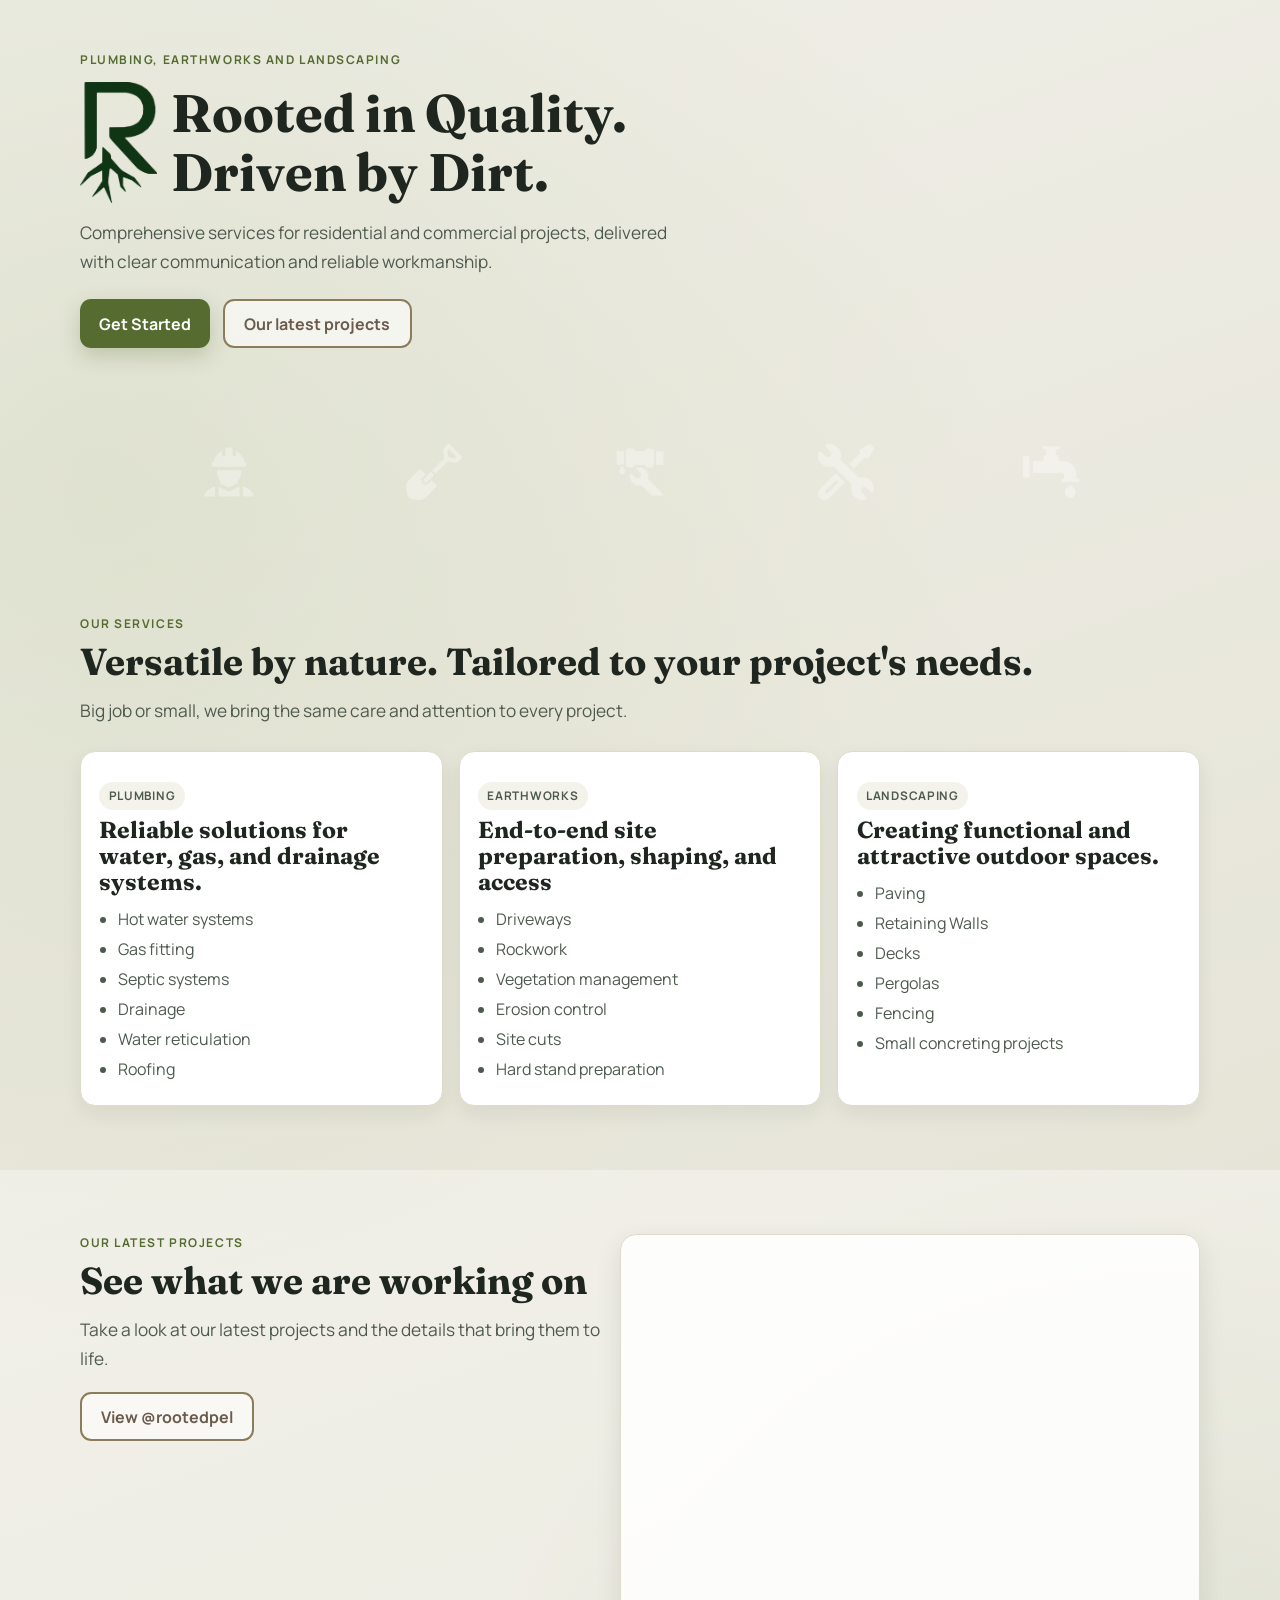
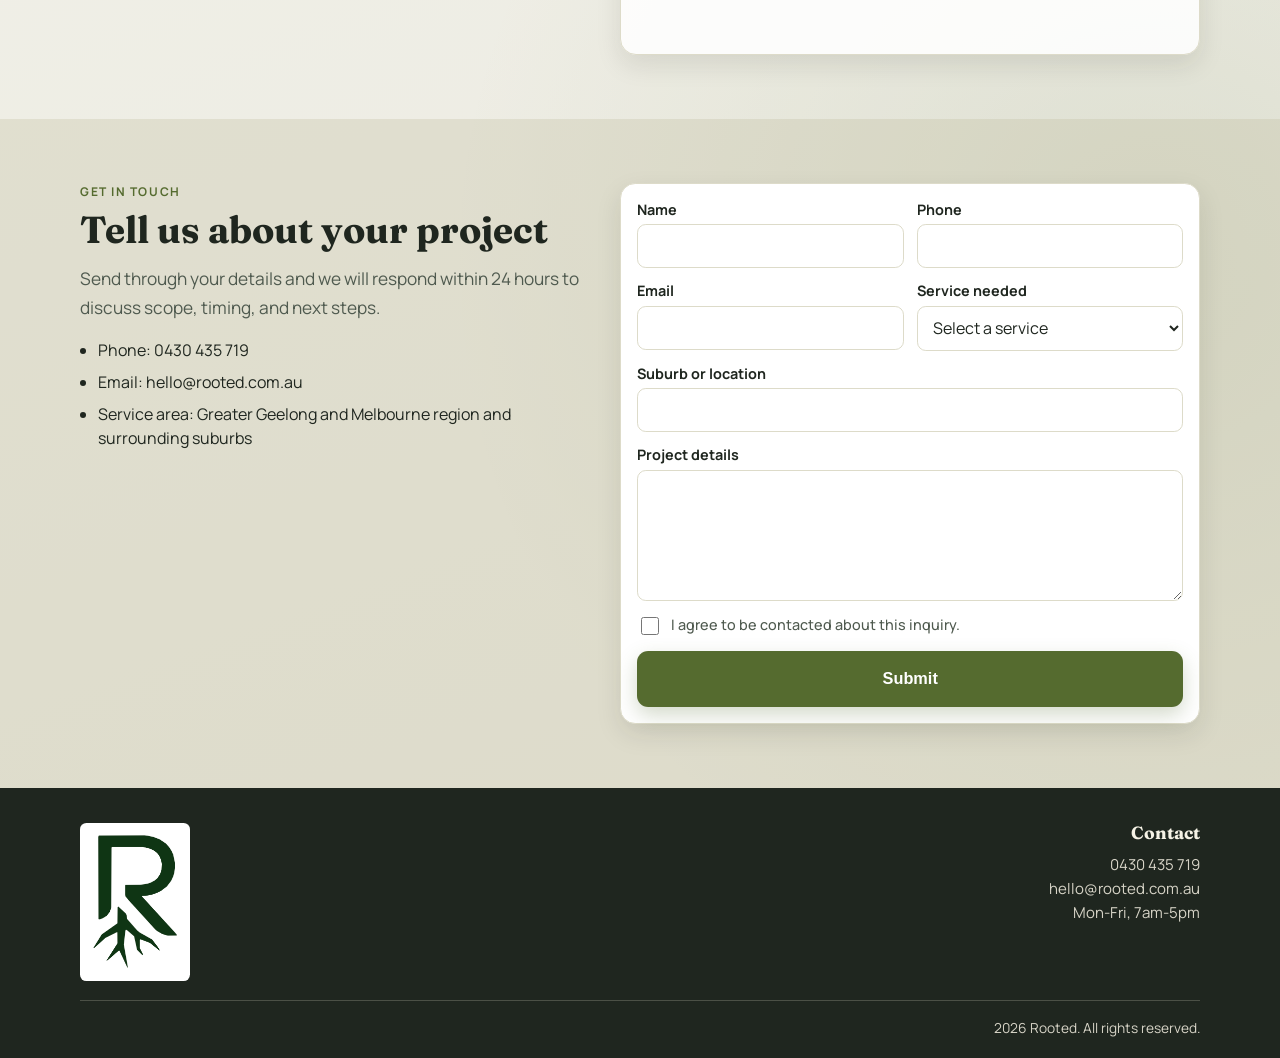
<file: index.html>
<!doctype html>
<html lang="en">
  <head>
    <meta charset="UTF-8" />
    <meta name="viewport" content="width=device-width, initial-scale=1.0" />
    <title>Rooted | Plumbing, Earthworks and Landscaping</title>
    <meta
      name="description"
      content="Rooted provides trusted plumbing, earthworks, and landscaping services for residential and commercial projects."
    />
    <link rel="preconnect" href="https://fonts.googleapis.com" />
    <link rel="preconnect" href="https://fonts.gstatic.com" crossorigin />
    <link
      href="https://fonts.googleapis.com/css2?family=Fraunces:opsz,wght@9..144,600;9..144,700&family=Manrope:wght@400;500;700&display=swap"
      rel="stylesheet"
    />
    <link rel="stylesheet" href="styles.css" />
  </head>
  <body>
    <a class="skip-link" href="#main-content">Skip to main content</a>

    <main id="main-content">
      <section id="home" class="hero section-pad" aria-labelledby="hero-title">
        <div class="container hero-grid">
          <div class="hero-content">
            <p class="eyebrow">Plumbing, Earthworks and Landscaping</p>
            <div class="hero-title-row">
              <img
                src="rooted-nb.png"
                alt="Rooted logo mark"
                class="hero-title-logo"
              />
              <h1 id="hero-title">Rooted in Quality.<br />Driven by Dirt.</h1>
            </div>
            <p class="lead">
              Comprehensive services for residential and commercial projects,
              delivered with clear communication and reliable workmanship.
            </p>
            <div class="hero-cta">
              <a class="btn btn-primary" href="#contact">Get Started</a>
              <a class="btn btn-secondary" href="#instagram"
                >Our latest projects</a
              >
            </div>
          </div>

          <div class="hero-icon-row" aria-label="Service highlights">
            <img src="icons/engineer.png" alt="Engineer" class="hero-icon" />
            <img src="icons/shovel.png" alt="Shovel" class="hero-icon" />
            <img src="icons/repairing.png" alt="Repairing" class="hero-icon" />
            <img src="icons/support.png" alt="Support" class="hero-icon" />
            <img src="icons/water-tap.png" alt="Water tap" class="hero-icon" />
          </div>
        </div>
      </section>

      <section
        id="services"
        class="services section-pad"
        aria-labelledby="services-title"
      >
        <div class="container">
          <p class="eyebrow">Our Services</p>
          <h2 id="services-title">
            Versatile by nature. Tailored to your project's needs.
          </h2>
          <p class="section-intro">
            Big job or small, we bring the same care and attention to every
            project.
          </p>

          <div class="service-grid">
            <article class="service-card">
              <p class="chip">Plumbing</p>
              <h3>Reliable solutions for water, gas, and drainage systems.</h3>
              <ul class="service-list">
                <li>Hot water systems</li>
                <li>Gas fitting</li>
                <li>Septic systems</li>
                <li>Drainage</li>
                <li>Water reticulation</li>
                <li>Roofing</li>
              </ul>
            </article>

            <article class="service-card">
              <p class="chip">Earthworks</p>
              <h3>End-to-end site preparation, shaping, and access</h3>
              <ul class="service-list">
                <li>Driveways</li>
                <li>Rockwork</li>
                <li>Vegetation management</li>
                <li>Erosion control</li>
                <li>Site cuts</li>
                <li>Hard stand preparation</li>
              </ul>
            </article>

            <article class="service-card">
              <p class="chip">Landscaping</p>
              <h3>Creating functional and attractive outdoor spaces.</h3>
              <ul class="service-list">
                <li>Paving</li>
                <li>Retaining Walls</li>
                <li>Decks</li>
                <li>Pergolas</li>
                <li>Fencing</li>
                <li>Small concreting projects</li>
              </ul>
            </article>
          </div>
        </div>
      </section>

      <section
        id="instagram"
        class="instagram section-pad"
        aria-labelledby="instagram-title"
      >
        <div class="container instagram-grid">
          <div class="instagram-intro">
            <p class="eyebrow">Our latest projects</p>
            <h2 id="instagram-title">See what we are working on</h2>
            <p class="section-intro">
              Take a look at our latest projects and the details that bring them
              to life.
            </p>
            <a
              class="btn btn-secondary instagram-link"
              href="https://www.instagram.com/rootedpel/"
              target="_blank"
              rel="noreferrer"
            >
              View @rootedpel
            </a>
          </div>

          <div class="instagram-embed-shell">
            <behold-widget feed-id="HpN0rIN2MANuaSgEUcqm"></behold-widget>
            <script>
              (() => {
                const d = document;
                const s = d.createElement("script");
                s.type = "module";
                s.src = "https://w.behold.so/widget.js";
                d.head.append(s);
              })();
            </script>
          </div>
        </div>
      </section>

      <section
        id="contact"
        class="contact section-pad"
        aria-labelledby="contact-title"
      >
        <div class="container contact-grid">
          <div class="contact-intro">
            <p class="eyebrow">Get in Touch</p>
            <h2 id="contact-title">Tell us about your project</h2>
            <p class="section-intro">
              Send through your details and we will respond within 24 hours to
              discuss scope, timing, and next steps.
            </p>
            <ul class="contact-points">
              <li>Phone: 0430 435 719</li>
              <li>Email: hello@rooted.com.au</li>
              <li>
                Service area: Greater Geelong and Melbourne region and
                surrounding suburbs
              </li>
            </ul>
          </div>

          <form
            class="contact-form"
            action="https://formsubmit.co/ajax/rootedpel@outlook.com"
            method="post"
          >
            <input
              type="hidden"
              name="_subject"
              value="New Rooted website inquiry"
            />
            <input type="hidden" name="_template" value="table" />
            <input type="hidden" name="_captcha" value="false" />

            <div class="form-field-hidden" aria-hidden="true">
              <label for="company">Company</label>
              <input
                id="company"
                name="_honey"
                type="text"
                tabindex="-1"
                autocomplete="off"
              />
            </div>

            <div class="form-field">
              <label for="name">Name</label>
              <input id="name" name="name" type="text" required />
            </div>

            <div class="form-field">
              <label for="phone">Phone</label>
              <input id="phone" name="phone" type="tel" required />
            </div>

            <div class="form-field">
              <label for="email">Email</label>
              <input id="email" name="email" type="email" required />
            </div>

            <div class="form-field">
              <label for="service">Service needed</label>
              <select id="service" name="service" required>
                <option value="">Select a service</option>
                <option value="plumbing">Plumbing</option>
                <option value="earthworks">Earthworks</option>
                <option value="landscaping">Landscaping</option>
                <option value="multiple">Multiple services</option>
              </select>
            </div>

            <div class="form-field form-field-full">
              <label for="location">Suburb or location</label>
              <input id="location" name="location" type="text" required />
            </div>

            <div class="form-field form-field-full">
              <label for="message">Project details</label>
              <textarea
                id="message"
                name="message"
                rows="5"
                required
              ></textarea>
            </div>

            <div class="form-field form-field-full form-checkbox">
              <input id="consent" name="consent" type="checkbox" required />
              <label for="consent"
                >I agree to be contacted about this inquiry.</label
              >
            </div>

            <button type="submit" class="btn btn-primary form-submit">
              Submit
            </button>

            <p
              id="form-status"
              class="form-status"
              role="status"
              aria-live="polite"
            ></p>
          </form>
        </div>
      </section>
    </main>

    <footer class="site-footer">
      <div class="container footer-grid">
        <div>
          <img
            src="rooted_R_roots_vector.png"
            alt="Rooted condensed logo"
            class="footer-logo"
          />
        </div>

        <div>
          <h3>Contact</h3>
          <ul>
            <li>0430 435 719</li>
            <li>hello@rooted.com.au</li>
            <li>Mon-Fri, 7am-5pm</li>
          </ul>
        </div>
      </div>

      <div class="container footer-bottom">
        <p>2026 Rooted. All rights reserved.</p>
      </div>
    </footer>

    <script>
      (() => {
        const form = document.querySelector(".contact-form");
        const status = document.getElementById("form-status");
        const submitButton = form?.querySelector('button[type="submit"]');

        if (!form || !status || !submitButton) {
          return;
        }

        form.addEventListener("submit", async (event) => {
          event.preventDefault();

          if (!form.checkValidity()) {
            form.reportValidity();
            return;
          }

          status.className = "form-status is-visible";
          status.textContent = "Sending your inquiry...";

          submitButton.disabled = true;
          const originalLabel = submitButton.textContent;
          submitButton.textContent = "Sending...";

          try {
            const response = await fetch(form.action, {
              method: form.method,
              body: new FormData(form),
              headers: {
                Accept: "application/json",
              },
            });

            if (!response.ok) {
              throw new Error("Request failed");
            }

            status.className = "form-status is-visible is-success";
            status.textContent =
              "Thanks, your inquiry has been sent. We'll be in touch shortly.";
            form.reset();
          } catch (error) {
            status.className = "form-status is-visible is-error";
            status.textContent =
              "Sorry, something went wrong. Please try again or email rootedpel@outlook.com.";
          } finally {
            submitButton.disabled = false;
            submitButton.textContent = originalLabel;
          }
        });
      })();
    </script>
  </body>
</html>
</file>
<file: styles.css>
:root {
  --bg-1: #f0efe8;
  --bg-2: #dddbc9;
  --surface: #ffffff;
  --ink: #1f261f;
  --muted: #4f5a4f;
  --accent: #556b2f;
  --accent-soft: #8b7d5b;
  --ring: rgba(85, 107, 47, 0.22);
  --border: #dddbc9;
  --danger: #c85450;
}

* {
  box-sizing: border-box;
}

html {
  scroll-behavior: smooth;
}

body {
  margin: 0;
  font-family: "Manrope", "Segoe UI", sans-serif;
  color: var(--ink);
  background:
    radial-gradient(
      circle at 8% 18%,
      rgba(169, 186, 132, 0.2),
      transparent 36%
    ),
    radial-gradient(
      circle at 90% 70%,
      rgba(107, 127, 77, 0.2),
      transparent 32%
    ),
    linear-gradient(160deg, var(--bg-1), var(--bg-2));
}

img {
  max-width: 100%;
  display: block;
}

.skip-link {
  position: absolute;
  left: 0.75rem;
  top: -100%;
  z-index: 1000;
  background: var(--surface);
  color: var(--ink);
  padding: 0.7rem 0.9rem;
  border: 2px solid var(--accent);
  border-radius: 0.5rem;
}

.skip-link:focus {
  top: 0.75rem;
}

.container {
  width: min(1120px, 92vw);
  margin: 0 auto;
}

.section-pad {
  padding: clamp(2.8rem, 5vw, 4.5rem) 0;
}

.site-header {
  position: sticky;
  top: 0;
  z-index: 50;
  background: rgba(240, 239, 232, 0.92);
  backdrop-filter: blur(10px);
  border-bottom: 1px solid rgba(31, 38, 31, 0.12);
}

.header-inner {
  display: flex;
  align-items: center;
  justify-content: space-between;
  gap: 1rem;
  min-height: 78px;
}

.brand-link {
  display: inline-flex;
  align-items: center;
}

.brand-logo {
  height: 54px;
  width: auto;
}

.main-nav {
  display: flex;
  align-items: center;
  gap: clamp(0.7rem, 1.8vw, 1.25rem);
}

.main-nav a {
  text-decoration: none;
  color: var(--ink);
  font-weight: 700;
  font-size: 0.94rem;
}

.main-nav a:hover,
.main-nav a:focus-visible {
  color: var(--accent);
}

.hero {
  padding-top: clamp(2.4rem, 4vw, 3.5rem);
  padding-bottom: clamp(2.2rem, 4vw, 3.8rem);
}

.hero-grid {
  display: grid;
  gap: 2rem;
  grid-template-columns: 1.1fr 0.9fr;
  align-items: center;
}

.eyebrow {
  margin: 0;
  text-transform: uppercase;
  letter-spacing: 0.13em;
  font-size: 0.75rem;
  color: var(--accent);
  font-weight: 700;
}

h1,
h2,
h3 {
  font-family: "Fraunces", Georgia, serif;
  line-height: 1.12;
  margin: 0;
}

h1 {
  margin-top: 0.6rem;
  font-size: clamp(2rem, 5.4vw, 3.3rem);
}

.hero-title-row {
  margin-top: 0.85rem;
  display: flex;
  align-items: center;
  gap: 0.9rem;
}

.hero-title-logo {
  width: clamp(48px, 6vw, 78px);
  height: auto;
  flex: 0 0 auto;
}

.hero-title-row h1 {
  margin-top: 0;
}

h2 {
  margin-top: 0.55rem;
  font-size: clamp(1.62rem, 4.1vw, 2.35rem);
}

h3 {
  font-size: clamp(1.15rem, 2vw, 1.45rem);
}

.lead,
.section-intro {
  color: var(--muted);
  line-height: 1.65;
  font-size: clamp(0.98rem, 0.45vw + 0.9rem, 1.08rem);
  max-width: 58ch;
}

.lead {
  margin: 1rem 0 0;
}

.section-intro {
  margin: 0.9rem 0 0;
}

.hero-cta {
  margin-top: 1.45rem;
  display: flex;
  gap: 0.8rem;
  flex-wrap: wrap;
}

.hero-icon-row {
  grid-column: 1 / -1;
  width: 100%;
  margin-top: 4rem;
  display: flex;
  align-items: center;
  justify-content: space-evenly;
  gap: clamp(0.8rem, 2.5vw, 1.8rem);
}

.hero-icon {
  width: clamp(34px, 5vw, 56px);
  height: clamp(34px, 5vw, 56px);
  object-fit: contain;
  flex: 0 1 auto;
  filter: brightness(0) saturate(100%) invert(100%);
  opacity: 0.35;
}

.btn {
  display: inline-flex;
  align-items: center;
  justify-content: center;
  border-radius: 0.7rem;
  font-weight: 700;
  text-decoration: none;
  min-height: 46px;
  padding: 0.7rem 1.2rem;
  transition:
    transform 0.28s ease,
    box-shadow 0.28s ease,
    background 0.28s ease,
    color 0.28s ease;
}

.btn:hover,
.btn:focus-visible {
  transform: translateY(-2px);
}

.btn-primary {
  border: 0;
  background: var(--accent);
  color: #fff;
  box-shadow: 0 8px 20px rgba(85, 107, 47, 0.25);
}

.btn-primary:hover,
.btn-primary:focus-visible {
  background: #495d28;
}

.btn-secondary {
  border: 2px solid var(--accent-soft);
  color: #6b5b4d;
  background: rgba(255, 255, 255, 0.6);
}

.btn-secondary:hover,
.btn-secondary:focus-visible {
  background: #f7f4ec;
}

.hero-logo-wrap {
  border-radius: 1rem;
  border: 1px solid rgba(31, 38, 31, 0.14);
  background: rgba(255, 255, 255, 0.58);
  display: flex;
  justify-content: center;
  align-items: center;
  padding: clamp(0.7rem, 1.2vw, 1.1rem);
  min-height: clamp(280px, 38vw, 420px);
  box-shadow: 0 14px 36px rgba(25, 31, 24, 0.14);
}

.hero-logo {
  width: auto;
  max-height: clamp(240px, 32vw, 380px);
}

.service-grid {
  display: grid;
  grid-template-columns: repeat(3, minmax(0, 1fr));
  gap: 1rem;
  margin-top: 1.6rem;
}

.service-card {
  background: var(--surface);
  border: 1px solid var(--border);
  border-radius: 0.95rem;
  padding: 1.15rem;
  box-shadow: 0 8px 20px rgba(25, 31, 24, 0.07);
  transition:
    transform 0.25s ease,
    box-shadow 0.25s ease;
}

.service-card:hover,
.service-card:focus-within {
  transform: translateY(-4px);
  box-shadow: 0 14px 28px rgba(25, 31, 24, 0.11);
}

.service-card p {
  margin: 0.7rem 0 0;
  color: var(--muted);
  line-height: 1.62;
}

.service-card h3 {
  margin-top: 0.45rem;
}

.service-list {
  margin: 0.75rem 0 0;
  padding-left: 1.15rem;
  color: var(--muted);
}

.service-list li {
  margin-bottom: 0.32rem;
  line-height: 1.55;
}

.chip {
  display: inline-block;
  margin: 0 0 0.65rem;
  font-size: 0.74rem;
  font-weight: 700;
  letter-spacing: 0.06em;
  text-transform: uppercase;
  color: var(--accent);
  background: #f4f3eb;
  border-radius: 999px;
  padding: 0.28rem 0.58rem;
}

.why-rooted {
  background: rgba(255, 255, 255, 0.44);
  border-top: 1px solid rgba(31, 38, 31, 0.08);
  border-bottom: 1px solid rgba(31, 38, 31, 0.08);
}

.instagram {
  background: rgba(255, 255, 255, 0.35);
}

.instagram-grid {
  display: grid;
  grid-template-columns: 0.95fr 1.05fr;
  gap: 1rem;
  align-items: start;
}

.instagram-intro {
  padding-right: 0.25rem;
}

.instagram-link {
  margin-top: 1.2rem;
}

.instagram-embed-shell {
  background: rgba(255, 255, 255, 0.88);
  border: 1px solid var(--border);
  border-radius: 1rem;
  padding: 0.9rem;
  box-shadow: 0 10px 26px rgba(25, 31, 24, 0.1);
  min-height: 420px;
  overflow: hidden;
}

.instagram-embed-shell .elfsight-app-0d330b28-7fa6-4ee4-8144-fc4bbcf21220 {
  min-height: 390px;
}

.instagram-embed-shell behold-widget {
  display: block;
  min-height: 390px;
}

.instagram-note {
  margin: 0.85rem 0 0;
  color: var(--muted);
  font-size: 0.92rem;
  line-height: 1.5;
}

.why-grid {
  display: grid;
  grid-template-columns: 1.1fr 1fr;
  gap: 1.5rem;
  align-items: start;
}

.feature-list {
  margin: 1rem 0 0;
  padding-left: 1.1rem;
  color: var(--ink);
}

.feature-list li {
  margin-bottom: 0.58rem;
  line-height: 1.55;
}

.stats-grid {
  display: grid;
  grid-template-columns: repeat(2, minmax(0, 1fr));
  gap: 0.8rem;
}

.stat-card {
  background: var(--surface);
  border: 1px solid var(--ring);
  border-radius: 0.9rem;
  padding: 0.95rem;
  text-align: center;
  box-shadow: 0 6px 18px rgba(25, 31, 24, 0.08);
}

.stat-value {
  margin: 0;
  font-family: "Fraunces", Georgia, serif;
  font-size: clamp(1.55rem, 3vw, 2.2rem);
  color: var(--accent);
}

.stat-label {
  margin: 0.22rem 0 0;
  font-size: 0.9rem;
  color: var(--muted);
}

.project-testimonial-grid {
  margin-top: 1.45rem;
  display: grid;
  grid-template-columns: 1.2fr 0.8fr;
  gap: 1rem;
}

.project-list,
.testimonial-list {
  display: grid;
  gap: 0.8rem;
}

.project-card,
.testimonial-card {
  background: var(--surface);
  border: 1px solid var(--border);
  border-radius: 0.95rem;
  overflow: hidden;
  box-shadow: 0 8px 22px rgba(25, 31, 24, 0.07);
}

.project-image {
  min-height: 130px;
  background: linear-gradient(145deg, #d7d5c2, #ecebde);
  color: #6f7b63;
  font-weight: 700;
  letter-spacing: 0.05em;
  display: flex;
  align-items: center;
  justify-content: center;
  text-transform: uppercase;
  font-size: 0.77rem;
}

.project-copy {
  padding: 0.95rem;
}

.project-copy p {
  margin: 0.6rem 0 0;
  color: var(--muted);
  line-height: 1.62;
}

.testimonial-card {
  padding: 1rem;
  border-left: 4px solid var(--accent-soft);
}

.testimonial-card p {
  margin: 0;
  line-height: 1.62;
}

.testimonial-meta {
  margin-top: 0.8rem !important;
  font-weight: 700;
  color: var(--accent);
  font-size: 0.9rem;
}

.contact {
  background: rgba(221, 219, 201, 0.52);
}

.contact-grid {
  display: grid;
  grid-template-columns: 0.95fr 1.05fr;
  gap: 1rem;
  align-items: start;
}

.contact-points {
  margin: 1rem 0 0;
  padding-left: 1.1rem;
}

.contact-points li {
  margin-bottom: 0.5rem;
  line-height: 1.5;
}

.contact-form {
  background: var(--surface);
  border: 1px solid var(--border);
  border-radius: 0.95rem;
  padding: 1rem;
  display: grid;
  grid-template-columns: 1fr 1fr;
  gap: 0.8rem;
  box-shadow: 0 10px 26px rgba(25, 31, 24, 0.1);
}

.form-field {
  display: flex;
  flex-direction: column;
  gap: 0.35rem;
}

.form-field-hidden {
  position: absolute;
  left: -9999px;
  width: 1px;
  height: 1px;
  overflow: hidden;
}

.form-field-full {
  grid-column: 1 / -1;
}

.form-field label {
  font-weight: 700;
  font-size: 0.9rem;
}

input,
select,
textarea {
  width: 100%;
  font: inherit;
  border-radius: 0.55rem;
  border: 1px solid var(--border);
  background: #fff;
  min-height: 44px;
  padding: 0.6rem 0.72rem;
  color: var(--ink);
}

textarea {
  min-height: 120px;
  resize: vertical;
}

input:focus-visible,
select:focus-visible,
textarea:focus-visible,
.btn:focus-visible,
.main-nav a:focus-visible {
  outline: 2px solid var(--accent-soft);
  outline-offset: 2px;
}

.form-checkbox {
  flex-direction: row;
  align-items: flex-start;
  gap: 0.55rem;
}

.form-checkbox input {
  width: 18px;
  min-height: 18px;
  margin-top: 0.2rem;
  accent-color: var(--accent);
  flex: 0 0 auto;
}

.form-checkbox label {
  font-weight: 500;
  color: var(--muted);
  line-height: 1.5;
}

.form-submit {
  grid-column: 1 / -1;
  min-height: 56px;
  padding: 0.9rem 1.35rem;
  font-size: 1.02rem;
  cursor: pointer;
}

.form-submit:disabled {
  cursor: wait;
  opacity: 0.85;
}

.form-status {
  grid-column: 1 / -1;
  display: none;
  margin: 0;
  padding: 0.7rem 0.8rem;
  border: 1px solid #b9d9a5;
  border-radius: 0.55rem;
  background: #f3faee;
  color: #2f5122;
  font-weight: 500;
}

.form-status.is-visible {
  display: block;
}

.form-status.is-success {
  border-color: #b9d9a5;
  background: #f3faee;
  color: #2f5122;
}

.form-status.is-error {
  border-color: #e5b3b1;
  background: #fff4f4;
  color: #7d2222;
}

input:invalid:focus,
select:invalid:focus,
textarea:invalid:focus {
  border-color: var(--danger);
}

.site-footer {
  background: var(--ink);
  color: #e7e4d5;
  padding: 2.2rem 0 1.2rem;
}

.footer-grid {
  display: grid;
  grid-template-columns: 1.2fr 1fr;
  gap: 1.2rem;
  justify-items: end;
  text-align: right;
}

.footer-logo {
  width: 110px;
  border-radius: 0.4rem;
  background: #fff;
  padding: 0.3rem;
  margin-left: auto;
}

.footer-grid > div:first-child {
  justify-self: start;
  text-align: left;
}

.footer-grid > div:first-child .footer-logo {
  margin-left: 0;
}

.site-footer h3 {
  color: #f6f3e6;
  margin-bottom: 0.65rem;
  font-size: 1.1rem;
}

.site-footer p,
.site-footer li,
.site-footer a {
  color: #d7d4c7;
  line-height: 1.6;
  font-size: 0.94rem;
  text-decoration: none;
}

.site-footer ul {
  list-style: none;
  margin: 0;
  padding: 0;
}

.site-footer a:hover,
.site-footer a:focus-visible {
  color: #a9ba84;
}

.footer-bottom {
  margin-top: 1.2rem;
  padding-top: 1rem;
  border-top: 1px solid rgba(230, 225, 207, 0.22);
  display: flex;
  justify-content: flex-end;
}

.footer-bottom p {
  margin: 0;
  font-size: 0.86rem;
}

.hero-content,
.service-card,
.stat-card,
.project-card,
.testimonial-card,
.contact-intro,
.contact-form {
  animation: reveal 620ms ease-out both;
}

@keyframes reveal {
  from {
    opacity: 0;
    transform: translateY(10px);
  }

  to {
    opacity: 1;
    transform: translateY(0);
  }
}

@media (max-width: 1024px) {
  .service-grid {
    grid-template-columns: repeat(2, minmax(0, 1fr));
  }

  .why-grid,
  .instagram-grid,
  .project-testimonial-grid,
  .contact-grid,
  .footer-grid {
    grid-template-columns: 1fr;
  }

  .hero-grid {
    grid-template-columns: 1fr;
  }

  .hero-logo-wrap {
    min-height: 260px;
  }

  .footer-grid {
    gap: 0.8rem;
  }

  .instagram-embed-shell {
    min-height: 360px;
  }
}

@media (max-width: 720px) {
  .header-inner {
    min-height: 70px;
    flex-wrap: wrap;
    justify-content: center;
    padding: 0.55rem 0;
  }

  .main-nav {
    width: 100%;
    justify-content: center;
    flex-wrap: wrap;
    padding-bottom: 0.25rem;
  }

  .brand-logo {
    height: 46px;
  }

  .hero-title-row {
    flex-direction: column;
    align-items: flex-start;
    gap: 0.65rem;
  }

  .hero-title-logo {
    width: 44px;
  }

  .hero-title-row h1 {
    white-space: normal;
  }

  .hero-icon-row {
    gap: 0.6rem;
  }

  .hero-icon {
    width: clamp(30px, 9vw, 42px);
    height: clamp(30px, 9vw, 42px);
  }

  .service-grid {
    grid-template-columns: 1fr;
  }

  .contact-form {
    grid-template-columns: 1fr;
  }

  .form-field-full,
  .form-submit {
    grid-column: auto;
  }

  .stats-grid {
    grid-template-columns: 1fr;
  }

  .instagram-embed-shell {
    padding: 0.7rem;
    min-height: 320px;
  }
}

@media (prefers-reduced-motion: reduce) {
  *,
  *::before,
  *::after {
    animation-duration: 0.01ms !important;
    animation-iteration-count: 1 !important;
    transition-duration: 0.01ms !important;
    scroll-behavior: auto !important;
  }
}
</file>
